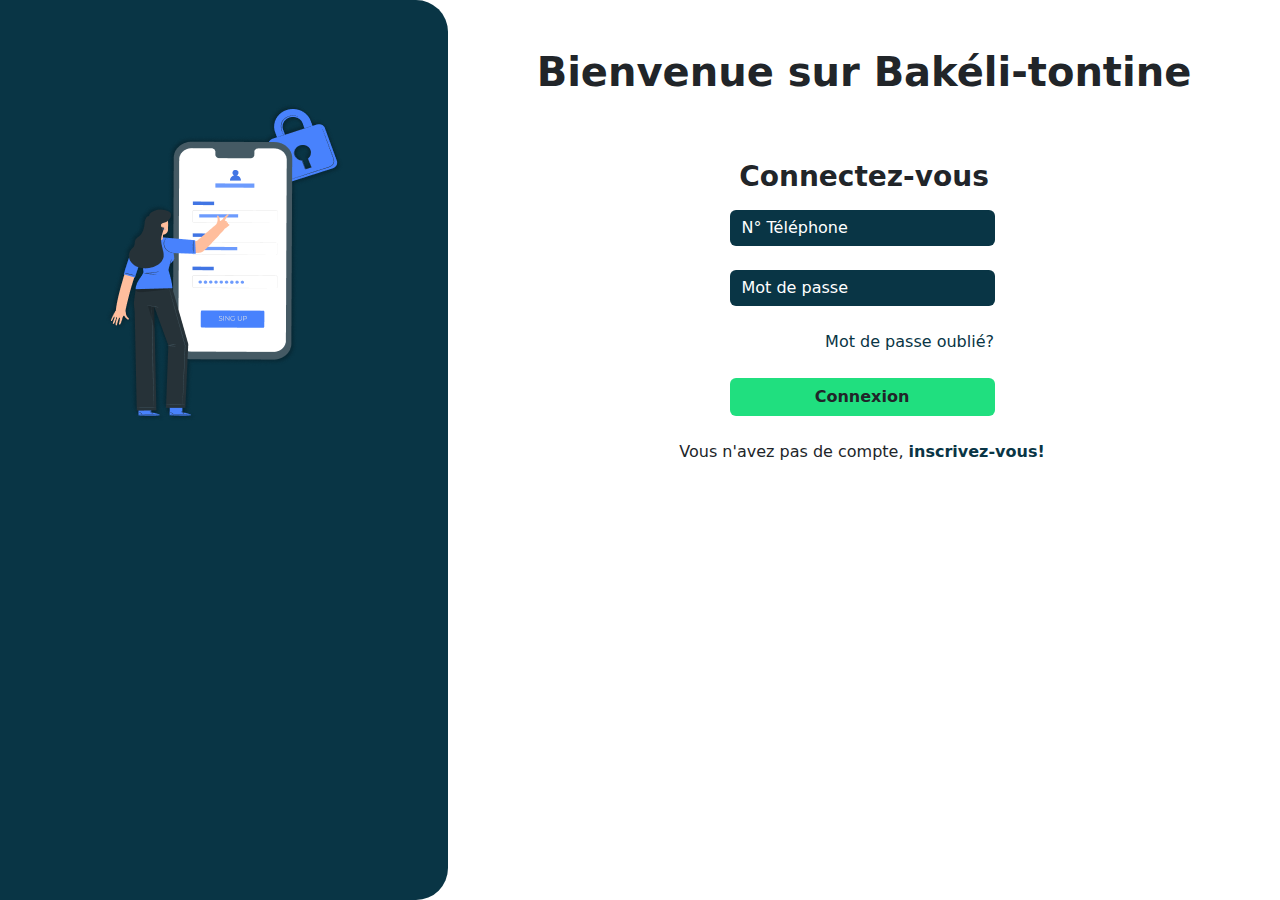
<file: index.html>
<!DOCTYPE html>
<html lang="en">
<head>
    <meta charset="UTF-8">
    <meta name="viewport" content="width=device-width, initial-scale=1.0">
    <title>Connexion</title>

    <link rel="stylesheet" href="connexion.css">

    <link rel="stylesheet" href="https://cdn.jsdelivr.net/npm/bootstrap-icons@1.11.3/font/bootstrap-icons.min.css">

    <link href="https://cdn.jsdelivr.net/npm/bootstrap@5.3.3/dist/css/bootstrap.min.css" rel="stylesheet" integrity="sha384-QWTKZyjpPEjISv5WaRU9OFeRpok6YctnYmDr5pNlyT2bRjXh0JMhjY6hW+ALEwIH" crossorigin="anonymous">
</head>
<body>

    <!-- Page Principal -->

    <div id="page-principal" class="d-flex justify-content-between ">
        <div id="bg-principal" class="rounded-end-5">
            <div id="div-img" class=" d-flex justify-content-center " >
                <img src="image/img-connexion.png" alt="img">
            </div>
        </div>
        <!-- _________________________________________________ -->
        <div id="page-connexion" class="">
            <h2 class="text-center fw-semibold my-5 fs-1">
                Bienvenue sur Bakéli-tontine
            </h2>
            <div id="login" class=" d-flex justify-content-center ">
                <!-- _______________________ -->
                <div class="w-50 ">
                    <h3 class="text-center my-3 fw-semibold ">Connectez-vous</h3>
                    <form class="row g-1 gy-4 needs-validation d-flex justify-content-center  flex-colum  align-items-center  w-100" novalidate>
                        <div class="col-md-12  align-items-center d-flex flex-column justify-content-center">
                          <input type="email"  class="form-control border border-0 text-white" id="validationCustom01" value="" placeholder="N° Téléphone" required>
                          <div class="valid-feedback text-center">
                            Correct!
                          </div>
                        </div>
                        <div class="col-md-12 align-items-center d-flex flex-column justify-content-center align-items-center">
                            <input type="number" class="form-control border border-0 text-white" id="validationCustomUsername" placeholder="Mot de passe" aria-describedby="inputGroupPrepend" required>
                            <div class="invalid-feedback text-center">
                             Incorrect!
                            </div>
                        </div>
                        <div class="col-md-12 text-end  pe-5 ">
                            <span class="me-4 pe-1" >
                              <a href="" class="" style="text-decoration: none; color: #093545;">Mot de passe oublié?</a>
                            </span>
                          </div>
                        <div class="col-md-12 align-items-center  d-flex justify-content-center align-items-center">
                          <button class="btn fw-semibold" type="submit">Connexion</button>
                        </div>
                        <div class="col-md-12 align-items-center  d-flex justify-content-center align-items-center">
                          <span class="" >
                            Vous n'avez pas de compte, 
                            <a href="" class="fw-semibold " style="text-decoration: none; color: #093545;">inscrivez-vous!</a>
                        </span>
                        </div>
                      </form>
                </div>
            </div>
        </div>
    </div>
    
    <script src="connexion.js"></script>
    <script src="https://cdn.jsdelivr.net/npm/bootstrap@5.3.3/dist/js/bootstrap.bundle.min.js" integrity="sha384-YvpcrYf0tY3lHB60NNkmXc5s9fDVZLESaAA55NDzOxhy9GkcIdslK1eN7N6jIeHz" crossorigin="anonymous"></script>
</body>
</html>
</file>
<file: connexion.css>
body{
    height: 100vh;
    width: 100%;
    /* background-color: #093545 !important; */
}

#page-principal{
    height: 100% !important;
    width: 100% !important;
}

#bg-principal{
    background-color: #093545;
    height: 100% !important;
    width: 35%;
}

#div-img{
    margin-top: 23%;
}

#page-connexion{
    width: 65%;
}

.form-control{
    width: 265px !important;
    background-color: #093545 !important;
}

.btn{
    background-color:  #20DF7F !important;
    width: 265px !important;
}

input::placeholder {
    color: white !important;
  }
</file>
